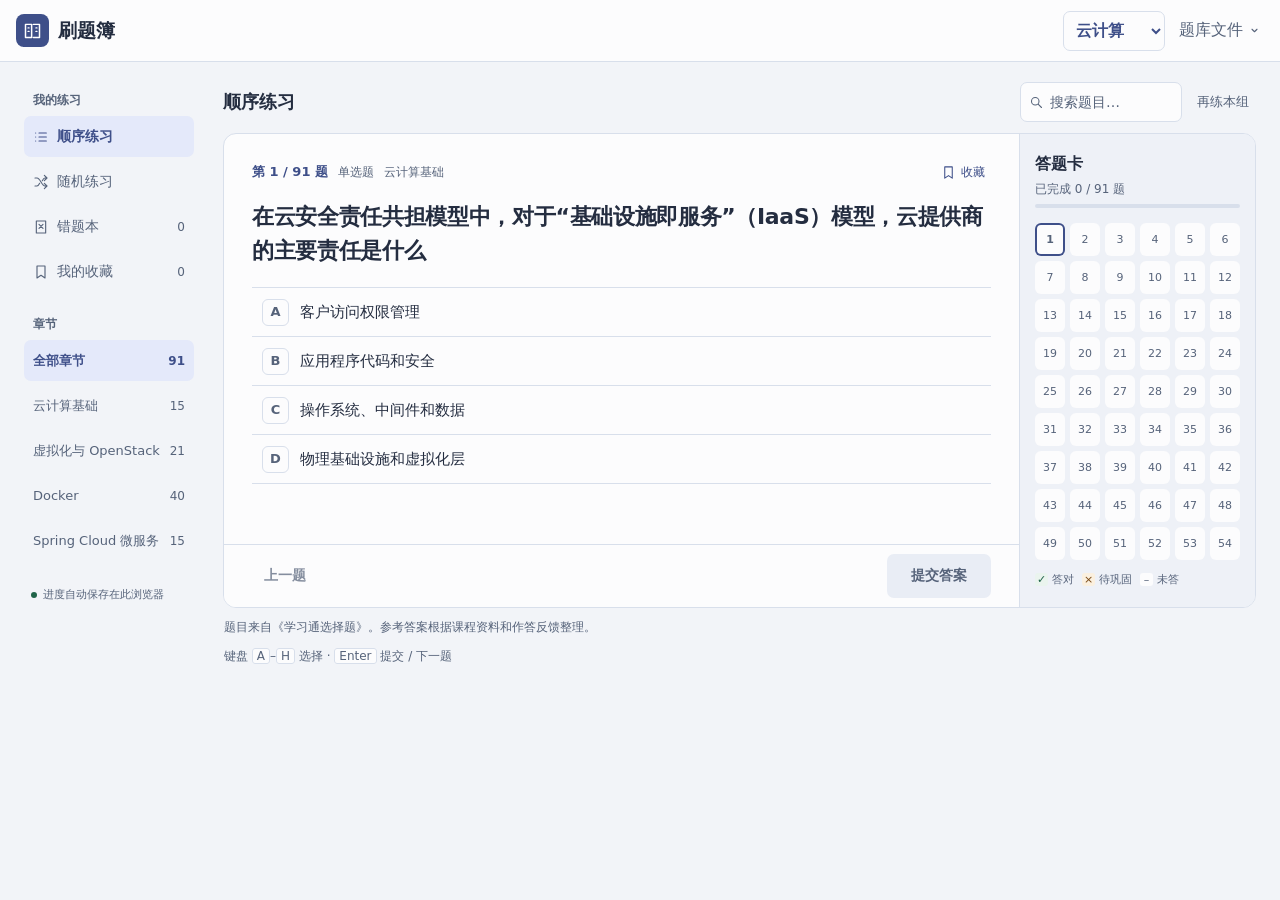
<file: index.html>
<!doctype html>
<html lang="zh-CN">
<head><meta charset="utf-8"><meta name="viewport" content="width=device-width, initial-scale=1, viewport-fit=cover"><meta name="theme-color" content="#f2f4f8"><meta name="description" content="云计算与马原选择题练习，支持答题卡、错题和收藏。"><title>云计算选择题 | 刷题簿</title><link rel="icon" href="./icon.svg"><link rel="manifest" href="./manifest.json"><link rel="stylesheet" href="./style.css"><script src="./app.js" defer></script></head>
<body>
<a href="#questionText" class="skip-link">跳到题目</a>
<header class="topbar">
  <a class="brand" href="./"><span class="brand-mark" aria-hidden="true"><svg viewBox="0 0 24 24"><path d="M4 5h7v15H4zM13 5h7v15h-7M7 9h1M16 9h1M7 13h1M16 13h1"/></svg></span>刷题簿</a>
  <div class="header-actions">
    <select id="bankSelect" aria-label="切换题库">
      <option value="cloud">云计算</option>
      <option value="mayuan">马原</option>
      <option value="imported" hidden>我的题库</option>
    </select>
    <details class="file-menu"><summary>题库文件 <svg viewBox="0 0 24 24" aria-hidden="true"><path d="m8 10 4 4 4-4"/></svg></summary><div class="file-actions"><button id="importBtn">导入题库</button><button id="exportBtn" disabled>导出当前题库</button><p>JSON 格式 · 仅保存在此浏览器</p></div></details>
  </div>
  <input id="importFile" type="file" accept=".json,application/json" hidden>
</header>
<div id="notice" role="status" hidden></div>
<div class="layout">
<aside class="sidebar" aria-label="练习设置"><div class="sidebar-title">我的练习</div><nav class="mode-nav" aria-label="练习方式">
<button data-mode="sequence" class="nav-button active"><svg viewBox="0 0 24 24" aria-hidden="true"><path d="M9 6h11M9 12h11M9 18h11M4 6h.01M4 12h.01M4 18h.01"/></svg>顺序练习</button>
<button data-mode="random" class="nav-button"><svg viewBox="0 0 24 24" aria-hidden="true"><path d="M3 6h3c5 0 7 12 12 12h3m-4-4 4 4-4 4M3 18h3c2 0 3-2 4-4m4-4c1-2 2-4 4-4h3m-4-4 4 4-4 4"/></svg>随机练习</button>
<button data-mode="wrong" class="nav-button"><svg viewBox="0 0 24 24" aria-hidden="true"><path d="M5 3h14v18H5zM9 8l6 6m0-6-6 6"/></svg>错题本 <span id="wrongCount" class="count">0</span></button>
<button data-mode="starred" class="nav-button"><svg viewBox="0 0 24 24" aria-hidden="true"><path d="M6 3h12v18l-6-4-6 4z"/></svg>我的收藏 <span id="starCount" class="count">0</span></button></nav>
<div class="year-section" id="groupFilter"><h2 class="sidebar-title" id="groupLabel">章节</h2><div id="yearList" class="year-list"></div></div>
<div class="sidebar-note"><span class="save-dot"></span><span id="saveStatus">进度自动保存在此浏览器</span></div></aside>
<main class="workspace" id="workspace">
<div class="workspace-tools">
  <h1 id="modeTitle">顺序练习</h1>
  <div class="toolbar">
    <select id="yearSelect" aria-label="章节"><option value="all">全部章节</option></select>
    <div class="type-filter" id="typeFilter" role="group" aria-label="筛选题型"><button data-type="all" class="active">全部题型</button><button data-type="single">单选</button><button data-type="multiple">多选</button></div>
    <label class="search"><svg viewBox="0 0 24 24" aria-hidden="true"><circle cx="10" cy="10" r="6"/><path d="m15 15 5 5"/></svg><input id="searchInput" name="question" type="search" placeholder="搜索题目…" aria-label="搜索题目" autocomplete="off"></label>
    <button id="restartBtn" class="quiet-button" disabled>再练本组</button>
  </div>
</div>
<div class="study-layout" id="studyLayout"><div class="study-column">
<section id="quizPanel" class="quiz-panel" hidden aria-label="答题区域">
<div class="question-meta"><span id="progressText"></span><span id="typeText" class="type-tag"></span><span id="sourceText"></span><button id="starBtn" class="star-button" aria-pressed="false" aria-label="收藏本题"><svg viewBox="0 0 24 24" aria-hidden="true"><path d="M6 3h12v18l-6-4-6 4z"/></svg><span>收藏</span></button></div>
<h2 id="questionText" tabindex="-1"></h2><p id="selectHint" class="select-hint">请选择所有符合题意的选项</p><div id="optionsList" class="options-list" role="group" aria-label="答案选项"></div>
<section id="feedback" class="feedback" tabindex="-1" hidden aria-label="作答结果" aria-live="polite"><strong id="resultText"></strong><p id="answerText"></p><p id="explanationText"></p><p id="questionNote" class="question-note" hidden></p><div id="referenceLinks"></div><small id="answerSource"></small></section>
<div class="quiz-actions"><button id="prevBtn" class="secondary-button">上一题</button><button class="secondary-button sheet-toggle" data-open-sheet aria-haspopup="dialog"><svg viewBox="0 0 24 24" aria-hidden="true"><path d="M4 4h6v6H4zM14 4h6v6h-6zM4 14h6v6H4zM14 14h6v6h-6z"/></svg>答题卡</button><button id="submitBtn" class="primary-button" disabled>提交答案</button><button id="nextBtn" class="primary-button" hidden>下一题</button></div></section>
<section id="emptyPanel" class="empty-panel" aria-live="polite"><h2 id="emptyTitle" tabindex="-1">正在准备题库…</h2><p id="emptyText">请稍候。</p><button id="emptyAction" class="primary-button" hidden>返回全部题目</button><button class="secondary-button sheet-toggle" id="emptySheetBtn" data-open-sheet aria-haspopup="dialog" hidden>查看答题卡</button></section>
</div>
<aside class="answer-sheet" id="answerSheet" aria-labelledby="sheetTitle"><div class="sheet-heading"><h2 id="sheetTitle">答题卡</h2><button class="quiet-button" id="closeSheetBtn" autofocus>关闭</button></div><p id="completionText">尚未开始</p><div class="progress-track" id="sheetProgress" role="progressbar" aria-label="本组作答进度" aria-valuemin="0" aria-valuemax="1" aria-valuenow="0"><span id="progressBar"></span></div><div id="questionGrid" class="question-grid"></div><div class="sheet-legend"><span><i class="correct" aria-hidden="true">✓</i>答对</span><span><i class="wrong" aria-hidden="true">×</i>待巩固</span><span><i aria-hidden="true">–</i>未答</span><span id="ungradedLegend" hidden><i class="ungraded" aria-hidden="true">·</i>不计分</span></div><div class="session-summary" id="sessionSummary" hidden></div></aside>
</div>
<p class="source-note" id="sourceNote"></p><p class="keyboard-note">键盘 <kbd>A</kbd>–<kbd>H</kbd> 选择 · <kbd>Enter</kbd> 提交 / 下一题</p>
</main></div>
<dialog id="sheetDialog" aria-labelledby="sheetTitle"></dialog>
</body></html>
</file>
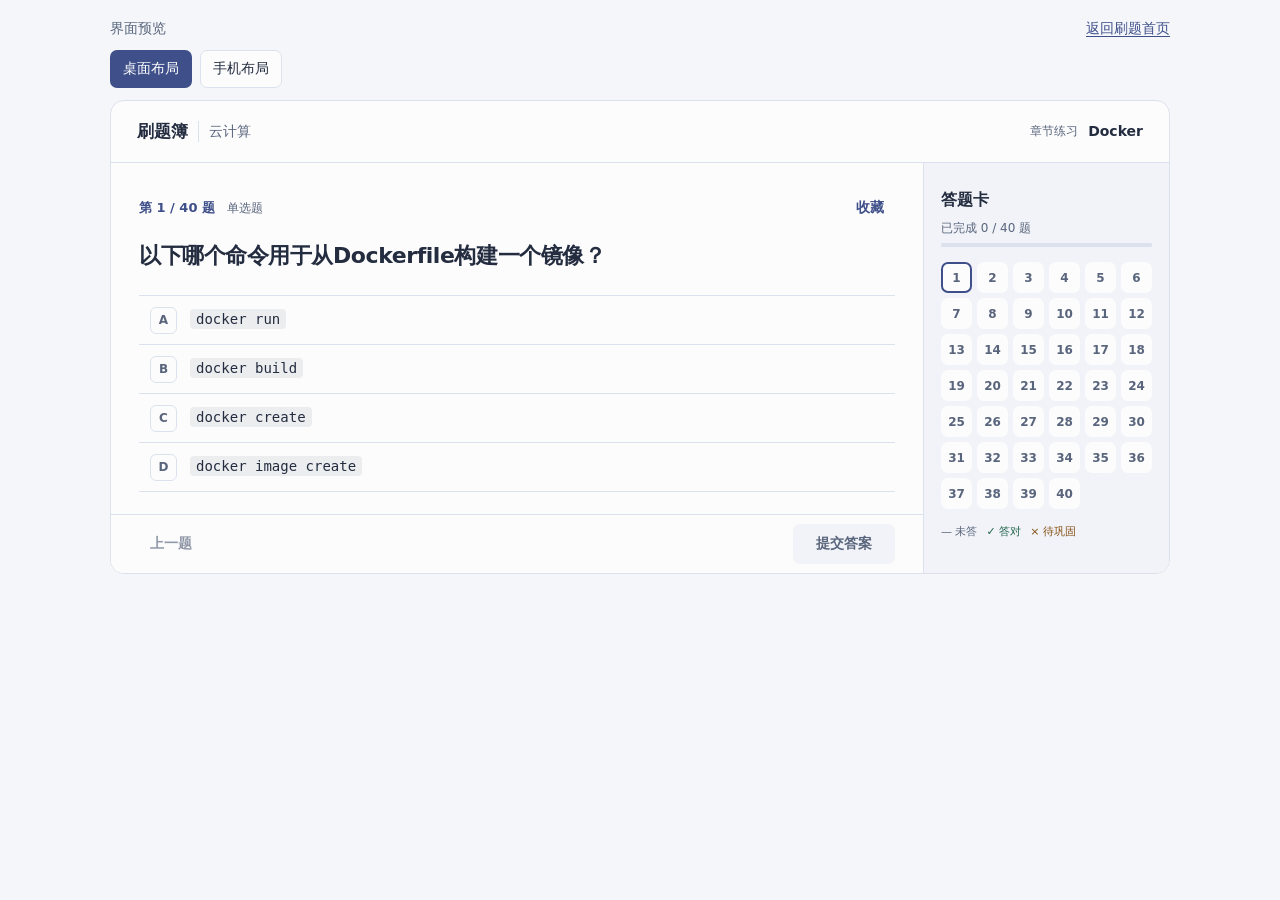
<file: preview/index.html>
<!doctype html>
<html lang="zh-CN">
<head>
<meta charset="utf-8">
<meta name="viewport" content="width=device-width, initial-scale=1, viewport-fit=cover">
<title>刷题簿 · 界面预览</title>
<style>
  :root {
    color-scheme: light dark;
    background: light-dark(#f4f6fa, #181a20);
    color: light-dark(#242d40, #edf0f8);
  }
  *, *::before, *::after { box-sizing: border-box; }
  body { margin: 0; font: 14px/1.55 "Segoe UI", "Microsoft YaHei", "PingFang SC", system-ui, sans-serif; }
  main { max-width: 1092px; margin: 0 auto; padding: 18px 16px; }
  .preview-page-nav { display: flex; align-items: center; justify-content: space-between; gap: 12px; margin-bottom: 10px; }
  .preview-page-nav span { color: light-dark(#59657c, #b1bacc); }
  .preview-page-nav a { color: light-dark(#3e4f89, #b7c6ff); text-underline-offset: .2em; }
  .preview-switch .btn {
    border: 1px solid light-dark(#dce2ed, #414959);
    border-radius: 7px;
    min-height: 38px;
    padding: 6px 12px;
    font: inherit;
    color: inherit;
    background: light-dark(#fcfcfd, #202329);
    cursor: pointer;
  }
  .preview-switch .btn[aria-pressed="true"] {
    border-color: transparent;
    color: light-dark(#fff, #222c4a);
    background: light-dark(#3e4f89, #b7c6ff);
  }
  .cursor-interaction:not(:disabled) { cursor: pointer; }
  :focus-visible { outline: 2px solid light-dark(#3e4f89, #b7c6ff); outline-offset: 2px; }
  @media (max-width: 480px) { main { padding: 10px 10px 16px; } }
</style>
</head>
<body>
<main>
<nav class="preview-page-nav" aria-label="预览导航"><span>界面预览</span><a href="../">返回刷题首页</a></nav>
<div id="quiz-study-preview">
  <div class="preview-switch" role="group" aria-label="预览布局">
    <button class="btn" type="button" data-view="wide" aria-pressed="true">桌面布局</button>
    <button class="btn" type="button" data-view="compact" aria-pressed="false">手机布局</button>
  </div>
  <div class="quiz-screen">
    <header class="quiz-top">
      <div class="quiz-brand"><strong>刷题簿</strong><span>云计算</span></div>
      <div class="quiz-scope"><span>章节练习</span><strong>Docker</strong></div>
    </header>
    <div class="quiz-layout">
      <section class="quiz-work" aria-label="Docker 练习">
        <div class="quiz-body">
          <div class="quiz-meta">
            <span id="quiz-demo-position" class="quiz-position"></span>
            <span class="quiz-type">单选题</span>
            <button class="quiz-plain quiz-star cursor-interaction" type="button" aria-pressed="false"><span>收藏</span></button>
          </div>
          <h2 id="quiz-demo-title"></h2>
          <fieldset class="quiz-options" aria-labelledby="quiz-demo-title"></fieldset>
          <div class="quiz-feedback" aria-live="polite" hidden>
            <strong></strong>
            <span class="quiz-comparison"></span>
            <p></p>
          </div>
        </div>
        <div class="quiz-actions">
          <button class="quiz-plain quiz-prev cursor-interaction" type="button">上一题</button>
          <button class="quiz-plain quiz-open-sheet cursor-interaction" type="button" aria-haspopup="dialog">答题卡</button>
          <button class="quiz-primary cursor-interaction" type="button" disabled>提交答案</button>
        </div>
      </section>
      <aside class="quiz-aside" aria-label="答题卡">
        <h3>答题卡</h3>
        <div class="quiz-sheet"></div>
      </aside>
    </div>
    <dialog class="quiz-dialog" aria-labelledby="quiz-dialog-heading">
      <div class="quiz-dialog-head">
        <h3 id="quiz-dialog-heading">答题卡</h3>
        <button class="quiz-plain quiz-close cursor-interaction" type="button">关闭</button>
      </div>
      <div class="quiz-sheet"></div>
    </dialog>
  </div>
  <template class="quiz-sheet-template">
    <p class="quiz-completed"></p>
    <progress aria-label="章节进度"></progress>
    <div class="quiz-numbers" role="group" aria-label="跳转到题目"></div>
    <div class="quiz-legend"><span>— 未答</span><span class="quiz-good">✓ 答对</span><span class="quiz-revisit">× 待巩固</span></div>
  </template>
  <script type="application/json" class="quiz-demo-data">[{"question":"以下哪个命令用于从Dockerfile构建一个镜像？","options":[{"key":"A","text":"docker run"},{"key":"B","text":"docker build"},{"key":"C","text":"docker create"},{"key":"D","text":"docker image create"}],"answer":["B"],"explanation":"Dockerfile 构建镜像：docker build。"},{"question":"在Dockerfile中，用于指定基础镜像的指令是？","options":[{"key":"A","text":"FROM"},{"key":"B","text":"RUN"},{"key":"C","text":"BASE"},{"key":"D","text":"MAINTAINER"}],"answer":["A"],"explanation":"指定基础镜像：FROM；RUN 是构建时执行命令。"},{"question":"以下哪个命令可以将一个正在运行的容器转换为一个新的镜像？","options":[{"key":"A","text":"docker save"},{"key":"B","text":"docker commit"},{"key":"C","text":"docker export"},{"key":"D","text":"docker create image"}],"answer":["B"],"explanation":"从容器创建新镜像：docker commit；不包含挂载卷的数据。"},{"question":"哪个命令能够将一个镜像导出为tar归档文件？","options":[{"key":"A","text":"docker commit"},{"key":"B","text":"docker load"},{"key":"C","text":"docker export"},{"key":"D","text":"docker save"}],"answer":["D"],"explanation":"镜像导出 tar：docker save；load 负责加载。"},{"question":"要实现容器与宿主机之间的端口映射，例如将容器的80端口映射到宿主机的8080端口，应该使用哪个参数？","options":[{"key":"A","text":"-p 8080:80"},{"key":"B","text":"-p 80:8080"},{"key":"C","text":"-v 80:8080"},{"key":"D","text":"--expose 80:8080"}],"answer":["A"],"explanation":"容器 80 映射宿主机 8080：-p 8080:80，外部在左。"},{"question":"以下哪种方式是实现容器数据持久化的最佳实践？","options":[{"key":"A","text":"将数据直接写入容器的可写层。"},{"key":"B","text":"使用Docker Volume（数据卷）。"},{"key":"C","text":"使用docker commit命令定期提交容器。"},{"key":"D","text":"将数据写入容器内的/tmp目录。"}],"answer":["B"],"explanation":"数据持久化：使用 Docker Volume。"},{"question":"docker run -it ubuntu /bin/bash命令中的 -it参数组合通常表示什么？","options":[{"key":"A","text":"在容器中分配一个伪终端并保持STDIN打开，以便进行交互。"},{"key":"B","text":"立即终止容器运行。"},{"key":"C","text":"在容器内启动一个后台进程。"},{"key":"D","text":"忽略所有信号。"}],"answer":["A"],"explanation":"-it：保持标准输入开放并分配伪终端，便于交互。"},{"question":"关于Docker Compose的描述，哪项是正确的？","options":[{"key":"A","text":"它是一个用于编排单个容器的命令行工具。"},{"key":"B","text":"它使用YAML文件来定义和运行多容器的Docker应用。"},{"key":"C","text":"它主要用于监控Docker容器的性能。"},{"key":"D","text":"它是Docker Swarm的替代品，用于集群管理。"}],"answer":["B"],"explanation":"Compose 定义什么：用 YAML 定义和运行多容器应用。"},{"question":"以下关于Docker容器与虚拟机相比的优势，描述最准确的是？","options":[{"key":"A","text":"容器提供了更强的硬件隔离性"},{"key":"B","text":"容器直接运行在宿主机内核上，启动更快、资源开销更小"},{"key":"C","text":"容器内置了完整的操作系统，功能更全面。"},{"key":"D","text":"容器不需要考虑依赖库的问题。"}],"answer":["B"],"explanation":"容器相对 VM 的优势：共享宿主机内核，通常启动快、资源开销小。"},{"question":"以下哪个命令可以用来查看本地已有的 Docker 镜像？（ ）","options":[{"key":"A","text":"docker run"},{"key":"B","text":"docker images"},{"key":"C","text":"docker ps"},{"key":"D","text":"docker pull"}],"answer":["B"],"explanation":"看本地镜像：docker images；ps 看容器。"},{"question":"命令docker run -d -p 8080:80 nginx中，-d参数的作用是？","options":[{"key":"A","text":"绑定端口映射"},{"key":"B","text":"以交互模式运行容器"},{"key":"C","text":"以守护进程（后台）模式运行容器"},{"key":"D","text":"自动删除停止后的容器"}],"answer":["C"],"explanation":"-d：后台运行，不是自动删除。"},{"question":"若要删除本地一个未被使用的 Docker 镜像，应使用哪个命令？","options":[{"key":"A","text":"docker rmi \u003c镜像ID/名称>"},{"key":"B","text":"docker rm \u003c镜像ID/名称>"},{"key":"C","text":"docker remove \u003c镜像ID/名称>"},{"key":"D","text":"docker delete \u003c镜像ID/名称>"}],"answer":["A"],"explanation":"删未使用镜像：docker rmi；rm 删容器。"},{"question":"以下哪个命令能创建一个可供多个容器共享的 Docker 数据卷？","options":[{"key":"A","text":"docker volume create myvolume"},{"key":"B","text":"docker mount create myvolume"},{"key":"C","text":"docker volume add myvolume"},{"key":"D","text":"docker create volume myvolume"}],"answer":["A"],"explanation":"创建数据卷：docker volume create myvolume。"},{"question":"在 Docker 网络模式中，哪种模式下容器可以直接使用宿主机的网络栈，与宿主机共享 IP 地址？（","options":[{"key":"A","text":"bridge 模式"},{"key":"B","text":"host 模式"},{"key":"C","text":"none 模式"},{"key":"D","text":"container 模式"}],"answer":["B"],"explanation":"共用宿主机网络栈：host 模式。"},{"question":"若要查看 Docker 容器挂载的数据卷详情，应使用哪个命令","options":[{"key":"A","text":"docker volume inspect \u003c卷名>"},{"key":"B","text":"docker inspect volume \u003c卷名>"},{"key":"C","text":"docker volume view \u003c卷名>"},{"key":"D","text":"docker show volume \u003c卷名>"}],"answer":["A"],"explanation":"查看卷详情：docker volume inspect 卷名；容器全部挂载看 docker inspect 容器名。"},{"question":"命令docker run -v /host/path:/container/path nginx中，-v参数的作用是","options":[{"key":"A","text":"限制容器使用的 CPU 资源"},{"key":"B","text":"挂载宿主机目录到容器内"},{"key":"C","text":"为容器分配固定 IP 地址"},{"key":"D","text":"设置容器的环境变量"}],"answer":["B"],"explanation":"-v /host:/container：把宿主机目录挂到容器内。"},{"question":"在 Docker Compose 配置文件中，哪个关键字用于定义服务依赖关系，确保服务按顺序启动？","options":[{"key":"A","text":"depends_on"},{"key":"B","text":"links"},{"key":"C","text":"order"},{"key":"D","text":"sequence"}],"answer":["A"],"explanation":"Compose 服务启动依赖：depends_on；普通写法不保证应用已经就绪。"},{"question":"以下关于 Docker 镜像和容器的关系，说法正确的是？","options":[{"key":"A","text":"一个镜像只能创建一个容器"},{"key":"B","text":"容器是镜像的只读副本"},{"key":"C","text":"镜像是容器的运行时实例"},{"key":"D","text":"容器是镜像的可写层，基于镜像启动"}],"answer":["D"],"explanation":"镜像与容器的关系：D 是选项中最接近者；准确说容器基于只读镜像层并增加可写层，不只是那一层。"},{"question":"以下哪个命令可以从 Docker Hub 拉取一个名为ubuntu的镜像？","options":[{"key":"A","text":"docker get ubuntu"},{"key":"B","text":"docker pull ubuntu"},{"key":"C","text":"docker fetch ubuntu"},{"key":"D","text":"docker download ubuntu"}],"answer":["B"],"explanation":"拉 ubuntu 镜像：docker pull ubuntu。"},{"question":"以下哪种情况会导致docker run命令创建新容器失败？","options":[{"key":"A","text":"本地不存在指定镜像，但远程仓库存在"},{"key":"B","text":"容器名称与已存在的容器重复"},{"key":"C","text":"宿主机有足够的 CPU 资源"},{"key":"D","text":"未指定端口映射"}],"answer":["B"],"explanation":"run 创建失败的情况：与现有容器同名会冲突；已停止的容器也占名字。"},{"question":"Docker 是什么？","options":[{"key":"A","text":"一种关系型数据库管理系统"},{"key":"B","text":"一种容器化平台"},{"key":"C","text":"一种编程语言"},{"key":"D","text":"一种网络路由协议"}],"answer":["B"],"explanation":"Docker 是什么：容器化平台。"},{"question":"Docker 镜像（Image）与容器（Container）的关系是什么？","options":[{"key":"A","text":"镜像是容器运行所依据的模板"},{"key":"B","text":"容器是镜像的压缩文件"},{"key":"C","text":"镜像和容器完全相同"},{"key":"D","text":"容器只能用于创建镜像，不能运行应用"}],"answer":["A"],"explanation":"镜像和容器关系：镜像是容器运行依据的模板。"},{"question":"Docker Hub 的主要作用是什么？","options":[{"key":"A","text":"编译 Linux 内核"},{"key":"B","text":"运行本地容器的唯一工具"},{"key":"C","text":"提供镜像托管、分发等服务"},{"key":"D","text":"自动替代所有 Dockerfile"}],"answer":["C"],"explanation":"Docker Hub：镜像托管和分发，不替代 Dockerfile。"},{"question":"执行 docker ps -a 的作用是什么？","options":[{"key":"A","text":"查看所有本地镜像"},{"key":"B","text":"查看所有容器，包括已停止的容器"},{"key":"C","text":"删除所有容器"},{"key":"D","text":"查看 Docker 网络"}],"answer":["B"],"explanation":"docker ps -a：所有容器，包括已停止的。"},{"question":"以下哪个命令可以将容器的 80 端口映射到宿主机的 8080 端口？","options":[{"key":"A","text":"docker run -v 8080:80 nginx"},{"key":"B","text":"docker run --network 8080:80 nginx"},{"key":"C","text":"docker run -p 8080:80 nginx"},{"key":"D","text":"docker run --name 8080:80 nginx"}],"answer":["C"],"explanation":"80 映射到 8080：docker run -p 8080:80 nginx。"},{"question":"以下哪个命令用于将本地镜像推送到镜像仓库？","options":[{"key":"A","text":"docker pull"},{"key":"B","text":"docker push"},{"key":"C","text":"docker exec"},{"key":"D","text":"docker pause"}],"answer":["B"],"explanation":"推送镜像：docker push；pull 是拉取。"},{"question":"Dockerfile 的主要作用是什么？","options":[{"key":"A","text":"定义构建 Docker 镜像所需的指令"},{"key":"B","text":"保存容器运行时的全部日志"},{"key":"C","text":"管理宿主机用户密码"},{"key":"D","text":"直接替代 Docker daemon"}],"answer":["A"],"explanation":"Dockerfile 的用途：定义构建镜像的指令。"},{"question":"Dockerfile 中，WORKDIR /app 的作用是什么？","options":[{"key":"A","text":"删除 /app 目录"},{"key":"B","text":"将宿主机的 /app 自动挂载进容器"},{"key":"C","text":"设置后续相关指令的工作目录"},{"key":"D","text":"将镜像推送到仓库"}],"answer":["C"],"explanation":"WORKDIR /app：设置后续相关指令工作目录，不是宿主机挂载。"},{"question":"Docker Volume（数据卷）的主要作用是什么？","options":[{"key":"A","text":"自动压缩 Docker 镜像"},{"key":"B","text":"持久化存储数据，并支持容器之间共享数据"},{"key":"C","text":"自动升级宿主机操作系统"},{"key":"D","text":"替代 Docker 网络"}],"answer":["B"],"explanation":"Volume 的用途：持久化并支持容器共享数据。"},{"question":"删除容器后，默认情况下，Docker 管理的数据卷通常会怎样？","options":[{"key":"A","text":"一定会被立即删除"},{"key":"B","text":"一定会被转换成镜像"},{"key":"C","text":"通常仍然保留，除非被显式删除或使用了相应的自动清理选项"},{"key":"D","text":"自动上传到 Docker Hub"}],"answer":["C"],"explanation":"删容器后卷怎样：通常保留，显式删除或相应清理选项另论。"},{"question":"Docker Compose 的主要用途是什么？","options":[{"key":"A","text":"定义和管理由多个服务组成的应用"},{"key":"B","text":"只用于编译 Linux 内核"},{"key":"C","text":"只用于删除 Docker 镜像"},{"key":"D","text":"只能管理一个容器，不能定义多个服务"}],"answer":["A"],"explanation":"Compose 的用途：定义和管理多个服务组成的应用。"},{"question":"如果希望容器删除后，数据库数据仍然能够保留，最合适的做法是什么？","options":[{"key":"A","text":"只使用 docker logs 保存数据"},{"key":"B","text":"只使用 docker stop 停止容器"},{"key":"C","text":"将数据库数据仅保存在容器可写层中"},{"key":"D","text":"将数据库数据存储在持久化数据卷或合适的持久化存储中"}],"answer":["D"],"explanation":"重建容器仍保留数据库：把数据库存进持久化卷或合适的持久存储。"},{"question":"以下哪个命令通常用于根据 Compose 配置创建并启动服务？","options":[{"key":"A","text":"docker images up"},{"key":"B","text":"docker compose up -d"},{"key":"C","text":"docker network build"},{"key":"D","text":"docker volume start"}],"answer":["B"],"explanation":"Compose 创建启动：docker compose up -d。"},{"question":"Docker 的默认桥接网络通常叫什么？","options":[{"key":"A","text":"host"},{"key":"B","text":"none"},{"key":"C","text":"bridge"},{"key":"D","text":"overlay"}],"answer":["C"],"explanation":"默认桥接网络名：bridge；docker0 是常见宿主机网桥接口。"},{"question":"Dockerfile 中的 EXPOSE 8080 主要表示什么？","options":[{"key":"A","text":"声明容器应用预期使用的端口，不会单独完成宿主机端口发布"},{"key":"B","text":"自动将宿主机的 8080 端口映射到容器"},{"key":"C","text":"自动开放宿主机所有端口"},{"key":"D","text":"启动容器内的防火墙"}],"answer":["A"],"explanation":"EXPOSE 8080：声明端口，不单独完成宿主机发布。"},{"question":"Linux 宿主机上，Docker 默认 bridge 网络通常对应的网桥接口是（ ）","options":[{"key":"A","text":"docker0"},{"key":"B","text":"eth1"},{"key":"C","text":"lo"},{"key":"D","text":"wlan0"}],"answer":["A"],"explanation":"默认 bridge 网桥接口：Linux 上通常是 docker0。"},{"question":"两个容器连接到同一个用户自定义 bridge 网络后，通常可以通过什么方式访问对方？（ ）","options":[{"key":"A","text":"只能使用公网 IP"},{"key":"B","text":"通过容器名称进行解析和访问"},{"key":"C","text":"必须通过 Docker Hub"},{"key":"D","text":"必须重新构建镜像"}],"answer":["B"],"explanation":"同一自定义 bridge 互通：可通过容器名解析访问。"},{"question":"当宿主机某个端口已经被占用时，再尝试将其他容器发布到相同宿主机 IP、端口及协议组合，通常会（ ）","options":[{"key":"A","text":"自动覆盖已有容器"},{"key":"B","text":"出现端口绑定冲突"},{"key":"C","text":"自动删除原有容器"},{"key":"D","text":"自动修改 Dockerfile"}],"answer":["B"],"explanation":"相同宿主机 IP 端口协议被占：端口绑定冲突，不会自动覆盖或换端口。"},{"question":"在生产环境中，为提高 Docker 容器网络安全性，以下哪种做法更合理？（ ）","options":[{"key":"A","text":"使用独立网络隔离不同业务，并仅发布必要端口"},{"key":"B","text":"将所有容器连接到 host 网络"},{"key":"C","text":"将所有容器端口公开到互联网"},{"key":"D","text":"关闭所有网络访问控制"}],"answer":["A"],"explanation":"合理网络安全做法：独立网络隔离业务，仅发布必要端口。"},{"question":"Docker 中，容器重建后其 IP 地址可能发生变化，因此通常建议（ ）","options":[{"key":"A","text":"始终使用固定 IP，不使用名称"},{"key":"B","text":"优先使用容器名称或服务名称进行通信"},{"key":"C","text":"通过容器 ID 直接代替 IP 进行 TCP 连接"},{"key":"D","text":"禁止所有容器间通信"}],"answer":["B"],"explanation":"重建后 IP 可能变：优先用容器名或服务名通信。"}]</script>
</div>
<style>
  #quiz-study-preview {
    container-type: inline-size;
    --quiz-bg: light-dark(#fcfcfd, #202329);
    --quiz-side: light-dark(#f1f3f8, #272c35);
    --quiz-ink: light-dark(#242d40, #edf0f8);
    --quiz-muted: light-dark(#59657c, #b1bacc);
    --quiz-rule: light-dark(#dce2ed, #414959);
    --quiz-accent: light-dark(#3e4f89, #b7c6ff);
    --quiz-on-accent: light-dark(#fff, #222c4a);
    --quiz-selected: light-dark(#edf1ff, #303b58);
    --quiz-success: light-dark(#206449, #9bdbb6);
    --quiz-success-bg: light-dark(#eaf4ee, #253b32);
    --quiz-wrong: light-dark(#865014, #f4c58b);
    --quiz-wrong-bg: light-dark(#fbf0df, #473623);
    font-family: "Segoe UI", "Microsoft YaHei", "PingFang SC", system-ui, sans-serif;
  }
  #quiz-study-preview [hidden] { display: none !important; }
  #quiz-study-preview .preview-switch { display: flex; gap: 8px; margin-bottom: 12px; }
  #quiz-study-preview .quiz-screen {
    border: 1px solid var(--quiz-rule);
    border-radius: 14px;
    background: var(--quiz-bg);
    color: var(--quiz-ink);
    overflow: clip;
    font-size: 14px;
    line-height: 1.55;
    text-autospace: ideograph-alpha ideograph-numeric;
  }
  #quiz-study-preview .quiz-top {
    display: flex;
    align-items: center;
    justify-content: space-between;
    flex-wrap: wrap;
    gap: 6px 14px;
    min-height: 62px;
    padding: 10px 26px;
    border-bottom: 1px solid var(--quiz-rule);
  }
  #quiz-study-preview .quiz-brand, #quiz-study-preview .quiz-scope {
    display: flex;
    align-items: center;
    gap: 10px;
  }
  #quiz-study-preview .quiz-brand strong { font-size: 17px; }
  #quiz-study-preview .quiz-brand svg { width: 19px; height: 19px; color: var(--quiz-accent); }
  #quiz-study-preview .quiz-brand span { color: var(--quiz-muted); border-left: 1px solid var(--quiz-rule); padding-left: 10px; }
  #quiz-study-preview .quiz-scope { color: var(--quiz-muted); font-size: 12px; }
  #quiz-study-preview .quiz-scope strong { color: var(--quiz-ink); font-size: 14px; }
  #quiz-study-preview .quiz-layout {
    display: grid;
    grid-template-columns: minmax(0, 1fr) 246px;
    align-items: stretch;
  }
  #quiz-study-preview .quiz-work { display: flex; flex-direction: column; min-width: 0; }
  #quiz-study-preview .quiz-body { padding: 25px 28px 22px; flex: 1; }
  #quiz-study-preview .quiz-meta { display: flex; flex-wrap: wrap; align-items: center; gap: 8px 12px; }
  #quiz-study-preview .quiz-position { font-size: 13px; font-weight: 650; font-variant-numeric: tabular-nums; color: var(--quiz-accent); }
  #quiz-study-preview .quiz-type { color: var(--quiz-muted); font-size: 12px; }
  #quiz-study-preview .quiz-star { margin-left: auto; }
  #quiz-study-preview .quiz-star[aria-pressed="true"] { color: var(--quiz-accent); background: var(--quiz-selected); }
  #quiz-study-preview .quiz-star[aria-pressed="true"] svg { fill: var(--quiz-accent); }
  #quiz-study-preview h2 {
    max-width: 34em;
    margin: 11px 0 22px;
    font-size: 22px;
    font-weight: 680;
    line-height: 1.55;
    letter-spacing: -.02em;
    text-wrap: pretty;
    overflow-wrap: anywhere;
  }
  #quiz-study-preview .quiz-options { padding: 0; margin: 0; min-width: 0; border: 0; border-top: 1px solid var(--quiz-rule); }
  #quiz-study-preview .quiz-option {
    position: relative;
    display: grid;
    grid-template-columns: 28px minmax(0, 1fr) auto;
    align-items: center;
    gap: 12px;
    min-height: 49px;
    padding: 9px 11px;
    border-bottom: 1px solid var(--quiz-rule);
  }
  #quiz-study-preview .quiz-option input { position: absolute; margin: 0; width: 1px; height: 1px; opacity: 0; }
  #quiz-study-preview .quiz-option:has(input:focus-visible) { outline: 2px solid var(--quiz-accent); outline-offset: -2px; }
  #quiz-study-preview .quiz-option:has(input:not(:disabled)):hover,
  #quiz-study-preview .quiz-option:not([data-status]):has(input:checked) { background: var(--quiz-selected); }
  #quiz-study-preview .quiz-option[data-status="correct"] { background: var(--quiz-success-bg); }
  #quiz-study-preview .quiz-option[data-status="incorrect"] { background: var(--quiz-wrong-bg); }
  #quiz-study-preview .quiz-key {
    display: grid;
    place-items: center;
    height: 27px;
    width: 27px;
    border: 1px solid var(--quiz-rule);
    border-radius: 6px;
    color: var(--quiz-muted);
    font-weight: 650;
    font-size: 12px;
  }
  #quiz-study-preview .quiz-option:has(input:checked) .quiz-key {
    background: var(--quiz-accent);
    color: var(--quiz-on-accent);
    border-color: var(--quiz-accent);
  }
  #quiz-study-preview .quiz-option-text { overflow-wrap: anywhere; }
  #quiz-study-preview .quiz-option-text code {
    padding: 2px 6px;
    border-radius: 4px;
    color: var(--quiz-ink);
    background: color-mix(in srgb, var(--quiz-ink) 7%, transparent);
  }
  #quiz-study-preview .quiz-option-mark { font-size: 11px; font-weight: 650; }
  #quiz-study-preview .quiz-good { color: var(--quiz-success); }
  #quiz-study-preview .quiz-revisit { color: var(--quiz-wrong); }
  #quiz-study-preview .quiz-feedback { margin-top: 17px; padding: 13px 12px; background: var(--quiz-success-bg); border-radius: 8px; }
  #quiz-study-preview .quiz-feedback[data-status="incorrect"] { background: var(--quiz-wrong-bg); }
  #quiz-study-preview .quiz-feedback strong { display: inline-block; margin-right: 8px; }
  #quiz-study-preview .quiz-feedback p { margin: 4px 0 0; overflow-wrap: anywhere; }
  #quiz-study-preview .quiz-comparison { color: var(--quiz-muted); font-size: 12px; }
  #quiz-study-preview .quiz-actions {
    position: sticky;
    bottom: 0;
    display: flex;
    justify-content: space-between;
    align-items: center;
    flex-wrap: wrap;
    gap: 4px;
    padding: 9px 28px calc(9px + env(safe-area-inset-bottom, 0px));
    background: var(--quiz-bg);
    border-top: 1px solid var(--quiz-rule);
  }
  #quiz-study-preview .quiz-plain, #quiz-study-preview .quiz-primary, #quiz-study-preview .quiz-numbers button {
    display: inline-flex;
    align-items: center;
    justify-content: center;
    gap: 5px;
    min-height: 40px;
    border-radius: 7px;
    border: 0;
    padding: 7px 11px;
    font: inherit;
    font-weight: 600;
    color: var(--quiz-accent);
    background: transparent;
  }
  #quiz-study-preview .quiz-plain:hover:not(:disabled) { background: var(--quiz-selected); }
  #quiz-study-preview .quiz-primary { min-width: 102px; background: var(--quiz-accent); color: var(--quiz-on-accent); }
  #quiz-study-preview .quiz-primary:hover:not(:disabled) { background: color-mix(in srgb, var(--quiz-accent) 86%, var(--quiz-ink)); }
  #quiz-study-preview .quiz-primary:disabled { color: var(--quiz-muted); background: var(--quiz-side); }
  #quiz-study-preview .quiz-plain:disabled { color: var(--quiz-muted); opacity: .66; }
  #quiz-study-preview .quiz-plain:focus-visible, #quiz-study-preview .quiz-primary:focus-visible,
  #quiz-study-preview .quiz-numbers button:focus-visible { outline: 2px solid var(--quiz-accent); outline-offset: 2px; }
  #quiz-study-preview .quiz-plain svg { width: 15px; height: 15px; }
  #quiz-study-preview .quiz-open-sheet { display: none; }
  #quiz-study-preview .quiz-aside { padding: 25px 17px; border-left: 1px solid var(--quiz-rule); background: var(--quiz-side); }
  #quiz-study-preview h3 { margin: 0; font-size: 16px; font-weight: 680; }
  #quiz-study-preview .quiz-completed { margin: 6px 0 6px; color: var(--quiz-muted); font-size: 12px; font-variant-numeric: tabular-nums; }
  #quiz-study-preview progress { display: block; width: 100%; height: 4px; appearance: none; border: 0; border-radius: 4px; background: var(--quiz-rule); }
  #quiz-study-preview progress::-webkit-progress-bar { background: var(--quiz-rule); border-radius: 4px; }
  #quiz-study-preview progress::-webkit-progress-value { background: var(--quiz-accent); border-radius: 4px; }
  #quiz-study-preview progress::-moz-progress-bar { background: var(--quiz-accent); border-radius: 4px; }
  #quiz-study-preview .quiz-numbers { display: grid; grid-template-columns: repeat(6, minmax(0, 1fr)); gap: 5px; margin-top: 15px; }
  #quiz-study-preview .quiz-numbers button {
    position: relative;
    padding: 0;
    min-height: 31px;
    font-size: 12px;
    font-variant-numeric: tabular-nums;
    color: var(--quiz-muted);
    background: var(--quiz-bg);
  }
  #quiz-study-preview .quiz-numbers button:hover { background: var(--quiz-selected); }
  #quiz-study-preview .quiz-numbers [data-status="correct"] { color: var(--quiz-success); background: var(--quiz-success-bg); }
  #quiz-study-preview .quiz-numbers [data-status="incorrect"] { color: var(--quiz-wrong); background: var(--quiz-wrong-bg); }
  #quiz-study-preview .quiz-numbers [data-status="correct"]::after,
  #quiz-study-preview .quiz-numbers [data-status="incorrect"]::after {
    position: absolute;
    inset: 1px 3px auto auto;
    font-size: 9px;
    line-height: 1;
  }
  #quiz-study-preview .quiz-numbers [data-status="correct"]::after { content: "✓"; }
  #quiz-study-preview .quiz-numbers [data-status="incorrect"]::after { content: "×"; }
  #quiz-study-preview .quiz-numbers [aria-current="step"] { box-shadow: inset 0 0 0 2px var(--quiz-accent); font-weight: 750; }
  #quiz-study-preview .quiz-legend { display: flex; flex-wrap: wrap; gap: 4px 9px; margin-top: 14px; color: var(--quiz-muted); font-size: 11px; }
  #quiz-study-preview .quiz-dialog { width: min(94%, 380px); margin: auto; padding: 18px; border: 1px solid var(--quiz-rule); border-radius: 12px; color: var(--quiz-ink); background: var(--quiz-side); }
  #quiz-study-preview .quiz-dialog::backdrop { background: color-mix(in srgb, var(--quiz-ink) 38%, transparent); }
  #quiz-study-preview .quiz-dialog-head { display: flex; align-items: center; justify-content: space-between; }
  #quiz-study-preview .quiz-dialog .quiz-numbers button, #quiz-study-preview .quiz-close { min-height: 44px; }
  #quiz-study-preview .quiz-close { min-width: 44px; }
  #quiz-study-preview[data-view="compact"] .quiz-screen { max-width: 392px; margin-inline: auto; }
  #quiz-study-preview[data-view="compact"] .quiz-layout { grid-template-columns: minmax(0, 1fr); }
  #quiz-study-preview[data-view="compact"] .quiz-aside { display: none; }
  #quiz-study-preview[data-view="compact"] .quiz-open-sheet { display: inline-flex; }
  #quiz-study-preview[data-view="compact"] .quiz-top { padding-inline: 15px; min-height: 52px; }
  #quiz-study-preview[data-view="compact"] .quiz-body { padding: 11px 15px 20px; }
  #quiz-study-preview[data-view="compact"] .quiz-actions { padding-inline: 9px; }
  #quiz-study-preview[data-view="compact"] .quiz-actions button { min-height: 44px; }
  #quiz-study-preview[data-view="compact"] h2 { font-size: 19px; margin: 7px 0 18px; }
  @container (width < 620px) {
    #quiz-study-preview .preview-switch { display: none; }
    #quiz-study-preview .quiz-layout { grid-template-columns: minmax(0, 1fr); }
    #quiz-study-preview .quiz-aside { display: none; }
    #quiz-study-preview .quiz-open-sheet { display: inline-flex; }
    #quiz-study-preview .quiz-top { padding-inline: 15px; min-height: 52px; }
    #quiz-study-preview .quiz-body { padding: 11px 15px 20px; }
    #quiz-study-preview .quiz-actions { padding-inline: 9px; }
    #quiz-study-preview .quiz-actions button { min-height: 44px; }
    #quiz-study-preview h2 { font-size: 19px; margin: 7px 0 18px; }
  }
  @container (width < 420px) {
    #quiz-study-preview .quiz-dialog { width: 96%; padding: 12px; }
    #quiz-study-preview .quiz-dialog .quiz-numbers { grid-template-columns: repeat(5, minmax(0, 1fr)); gap: 4px; }
  }
  @media (pointer: coarse) {
    #quiz-study-preview .quiz-plain, #quiz-study-preview .quiz-primary,
    #quiz-study-preview .quiz-numbers button { min-height: 44px; }
  }
</style>
<script>
  (() => {
    const root = document.getElementById("quiz-study-preview");
    const find = selector => root.querySelector(selector);
    const questions = JSON.parse(find(".quiz-demo-data").textContent);
    const options = find(".quiz-options");
    const feedback = find(".quiz-feedback");
    const primary = find(".quiz-primary");
    const previous = find(".quiz-prev");
    const dialog = find(".quiz-dialog");
    const bookmark = find(".quiz-star");
    const selections = new Map();
    const results = new Map();
    const bookmarks = new Set();
    let index = 0;

    root.querySelectorAll(".quiz-sheet").forEach(sheet => {
      sheet.append(find(".quiz-sheet-template").content.cloneNode(true));
      sheet.querySelector("progress").max = questions.length;
      const grid = sheet.querySelector(".quiz-numbers");
      questions.forEach((question, number) => {
        const button = document.createElement("button");
        button.type = "button";
        button.className = "cursor-interaction";
        button.textContent = number + 1;
        button.addEventListener("click", () => {
          if (dialog.open) dialog.close();
          index = number;
          render();
        });
        grid.append(button);
      });
    });

    function renderSheet() {
      root.querySelectorAll(".quiz-sheet").forEach(sheet => {
        sheet.querySelector(".quiz-completed").textContent = "已完成 " + results.size + " / " + questions.length + " 题";
        sheet.querySelector("progress").value = results.size;
        Array.from(sheet.querySelector(".quiz-numbers").children).forEach((button, number) => {
          const result = results.get(number);
          const status = result === undefined ? "未答" : result ? "答对" : "待巩固";
          button.setAttribute("aria-label", "第 " + (number + 1) + " 题，" + status);
          button.dataset.status = result === undefined ? "" : result ? "correct" : "incorrect";
          if (number === index) button.setAttribute("aria-current", "step");
          else button.removeAttribute("aria-current");
        });
      });
    }

    function render() {
      const question = questions[index];
      const selected = selections.get(index);
      const answered = results.has(index);
      find(".quiz-position").textContent = "第 " + (index + 1) + " / " + questions.length + " 题";
      find("#quiz-demo-title").textContent = question.question;
      bookmark.setAttribute("aria-pressed", String(bookmarks.has(index)));
      bookmark.querySelector("span").textContent = bookmarks.has(index) ? "已收藏" : "收藏";
      options.replaceChildren(...question.options.map(option => {
        const choice = document.createElement("label");
        choice.className = "quiz-option cursor-interaction";
        const input = document.createElement("input");
        input.type = "radio";
        input.name = "quiz-demo-choice";
        input.value = option.key;
        input.checked = selected === option.key;
        input.disabled = answered;
        const key = document.createElement("span");
        key.className = "quiz-key";
        key.textContent = option.key;
        const text = document.createElement("span");
        text.className = "quiz-option-text";
        text.textContent = option.text;
        if (/^docker |^(FROM|RUN|BASE|MAINTAINER|CMD|ENTRYPOINT|COPY|ADD|WORKDIR|EXPOSE)$/i.test(option.text)) {
          const code = document.createElement("code");
          code.textContent = option.text;
          text.replaceChildren(code);
        }
        choice.append(input, key, text);
        if (answered && (option.key === selected || option.key === question.answer[0])) {
          const correct = option.key === question.answer[0];
          choice.dataset.status = correct ? "correct" : "incorrect";
          const mark = document.createElement("span");
          mark.className = "quiz-option-mark " + (correct ? "quiz-good" : "quiz-revisit");
          mark.textContent = correct ? "参考答案" : "你的选择";
          choice.append(mark);
        }
        return choice;
      }));
      feedback.hidden = !answered;
      if (answered) {
        const correct = results.get(index);
        feedback.dataset.status = correct ? "correct" : "incorrect";
        feedback.querySelector("strong").className = correct ? "quiz-good" : "quiz-revisit";
        feedback.querySelector("strong").textContent = correct ? "回答正确" : "待巩固";
        feedback.querySelector(".quiz-comparison").textContent = "你的选择 " + selected + "  ·  参考答案 " + question.answer[0];
        feedback.querySelector("p").textContent = question.explanation;
      }
      previous.disabled = index === 0;
      primary.textContent = answered ? index < questions.length - 1 ? "下一题" : "查看答题卡" : "提交答案";
      primary.disabled = !answered && !selected;
      renderSheet();
    }

    options.addEventListener("change", event => {
      selections.set(index, event.target.value);
      primary.disabled = false;
    });
    primary.addEventListener("click", () => {
      if (!results.has(index)) results.set(index, questions[index].answer[0] === selections.get(index));
      else if (index < questions.length - 1) index++;
      else {
        dialog.showModal();
        return;
      }
      render();
    });
    previous.addEventListener("click", () => { index--; render(); });
    bookmark.addEventListener("click", () => {
      if (bookmarks.has(index)) bookmarks.delete(index);
      else bookmarks.add(index);
      bookmark.setAttribute("aria-pressed", String(bookmarks.has(index)));
      bookmark.querySelector("span").textContent = bookmarks.has(index) ? "已收藏" : "收藏";
    });
    find(".quiz-open-sheet").addEventListener("click", () => dialog.showModal());
    find(".quiz-close").addEventListener("click", () => dialog.close());
    find(".preview-switch").addEventListener("click", event => {
      const button = event.target.closest("[data-view]");
      if (!button) return;
      root.dataset.view = button.dataset.view;
      root.querySelectorAll(".preview-switch button").forEach(option => {
        option.setAttribute("aria-pressed", String(option === button));
      });
    });
    render();
  })();
</script>

</main>
</body>
</html>
</file>
<file: style.css>
:root {
  font-family: "Segoe UI", "Microsoft YaHei", "PingFang SC", system-ui, sans-serif;
  color: #242d40;
  background: #f2f4f8;
  color-scheme: light;
  --paper: #fcfcfd;
  --side: #e9edf5;
  --line: #d8dfeb;
  --muted: #56637a;
  --accent: #3e4f89;
  --soft: #edf1ff;
  --green: #206449;
  --green-bg: #eaf4ee;
  --amber: #794a16;
  --amber-bg: #fbf0df;
  --quiz-pad: 28px;
}

*, *::before, *::after { box-sizing: border-box; }
[hidden] { display: none !important; }
body { margin: 0; }
button, input, select { font: inherit; }
button, summary { cursor: pointer; }
button { border: 0; background: none; color: inherit; }
button:disabled { cursor: default; }
:focus-visible { outline: 2px solid var(--accent); outline-offset: 3px; }
::selection { background: #dce4ff; color: #24376c; }
a { color: var(--accent); text-underline-offset: .22em; }
svg {
  width: 18px;
  height: 18px;
  fill: none;
  stroke: currentColor;
  stroke-width: 1.7;
  stroke-linecap: round;
  stroke-linejoin: round;
  flex: none;
}

.skip-link { position: fixed; top: -70px; left: 16px; z-index: 5; padding: 12px; background: var(--paper); }
.skip-link:focus { top: 10px; }
.topbar {
  min-height: 62px;
  padding: 6px max(16px, calc((100% - 1272px) / 2));
  border-bottom: 1px solid var(--line);
  background: var(--paper);
  display: flex;
  align-items: center;
  justify-content: space-between;
  gap: 12px;
}
.brand { display: inline-flex; align-items: center; gap: 9px; font-size: 19px; font-weight: 700; color: inherit; text-decoration: none; white-space: nowrap; }
.brand-mark { display: grid; place-items: center; width: 33px; height: 33px; border-radius: 8px; background: var(--accent); color: white; }
.brand-mark svg { width: 21px; height: 21px; }
.header-actions { display: flex; align-items: center; gap: 12px; min-width: 0; }
#bankSelect, #yearSelect {
  border: 1px solid var(--line);
  border-radius: 7px;
  color: var(--accent);
  background: var(--paper);
  min-height: 40px;
  padding: 5px 8px;
}
#bankSelect { font-weight: 600; }
.file-menu { position: relative; color: var(--muted); }
.file-menu summary { list-style: none; display: flex; align-items: center; gap: 4px; padding: 9px 2px; min-height: 40px; white-space: nowrap; }
.file-menu summary::-webkit-details-marker { display: none; }
.file-menu summary svg { width: 15px; height: 15px; }
.file-menu[open] summary svg { transform: rotate(180deg); }
.file-actions { position: absolute; inset: calc(100% + 5px) 0 auto auto; z-index: 4; width: 206px; padding: 7px; background: var(--paper); border: 1px solid var(--line); border-radius: 9px; }
.file-actions button { display: block; width: 100%; min-height: 44px; padding: 8px 10px; border-radius: 6px; text-align: left; }
.file-actions button:hover:not(:disabled), .file-menu summary:hover { color: var(--accent); background: var(--soft); }
.file-actions button:disabled { color: var(--muted); opacity: .65; }
.file-actions p { margin: 5px 9px 8px; color: var(--muted); font-size: 12px; }
#notice { max-width: 1320px; margin-inline: auto; padding: 10px 16px; color: var(--accent); background: var(--soft); }
#notice.error { color: var(--amber); background: var(--amber-bg); }

.layout { display: grid; grid-template-columns: 206px minmax(0, 1fr); max-width: 1320px; margin: 0 auto; }
.sidebar { align-self: start; padding: 26px 12px 16px 24px; }
.sidebar-title { margin: 4px 9px 7px; color: var(--muted); font-size: 12px; font-weight: 650; }
.mode-nav, .year-list { display: grid; gap: 4px; }
.nav-button, .year-button {
  display: flex;
  align-items: center;
  text-align: left;
  width: 100%;
  gap: 8px;
  min-height: 41px;
  padding: 7px 9px;
  border-radius: 7px;
  color: var(--muted);
  font-size: 14px;
}
.nav-button:hover, .year-button:hover { background: var(--side); color: var(--accent); }
.nav-button.active, .year-button.active { background: #e4e9fa; color: var(--accent); font-weight: 700; }
.nav-button svg { width: 16px; height: 16px; }
.count, .year-button span:last-child { margin-left: auto; font-size: 12px; font-variant-numeric: tabular-nums; }
.year-section { margin-top: 24px; }
.year-button { font-size: 13px; }
.sidebar-note { display: flex; align-items: baseline; gap: 6px; margin: 25px 7px 0; color: var(--muted); font-size: 11px; line-height: 1.6; }
.save-dot { width: 6px; height: 6px; flex: none; border-radius: 50%; background: var(--green); }

.workspace { min-width: 0; padding: 20px 24px 25px 17px; }
.workspace-tools { display: flex; justify-content: space-between; align-items: center; gap: 5px 15px; margin-bottom: 11px; }
#modeTitle { font-size: 18px; margin: 0; font-weight: 700; white-space: nowrap; }
.toolbar { display: flex; gap: 8px; justify-content: flex-end; align-items: center; flex-wrap: wrap; min-width: 0; }
#yearSelect { display: none; max-width: 199px; min-width: 0; color: inherit; font-size: 13px; }
.type-filter { display: flex; gap: 2px; align-items: center; }
.type-filter button { color: var(--muted); border-radius: 6px; min-height: 40px; padding: 4px 8px; font-size: 13px; white-space: nowrap; }
.type-filter button.active { color: var(--accent); background: #e4e9fa; font-weight: 700; }
.type-filter button:hover:not(.active) { background: var(--side); color: var(--accent); }
.search { display: flex; align-items: center; gap: 6px; min-width: 0; width: 162px; color: var(--muted); background: var(--paper); border: 1px solid var(--line); border-radius: 7px; padding-inline: 8px; }
.search svg { width: 15px; height: 15px; }
.search input { min-width: 0; width: 100%; min-height: 38px; border: 0; background: none; color: inherit; font-size: 14px; padding: 0; }
.search input:focus { outline: none; }
.search:focus-within { outline: 2px solid var(--accent); outline-offset: 2px; }
.search input::placeholder { color: var(--muted); }
.quiet-button { min-height: 40px; padding: 4px 7px; border-radius: 6px; color: var(--muted); font-size: 13px; white-space: nowrap; }
.quiet-button:hover:not(:disabled) { color: var(--accent); background: var(--soft); }
.quiet-button:disabled { opacity: .62; }

.study-layout {
  display: grid;
  grid-template-columns: minmax(0, 1fr) 236px;
  border: 1px solid var(--line);
  border-radius: 13px;
  background: var(--paper);
  overflow: clip;
}
.study-column { min-width: 0; }
.quiz-panel { min-height: 100%; padding: 18px var(--quiz-pad) 0; display: flex; flex-direction: column; }
.question-meta { display: flex; align-items: center; gap: 4px 10px; color: var(--muted); font-size: 12px; min-height: 40px; }
#progressText { color: var(--accent); font-weight: 700; font-size: 13px; font-variant-numeric: tabular-nums; white-space: nowrap; }
.type-tag { flex: none; }
#sourceText { overflow-wrap: anywhere; min-width: 0; }
.star-button { display: inline-flex; justify-content: center; align-items: center; gap: 5px; border-radius: 7px; padding: 4px 6px; min-height: 40px; margin-left: auto; color: var(--accent); flex: none; }
.star-button svg { width: 15px; height: 15px; }
.star-button:hover, .star-button[aria-pressed="true"] { background: var(--soft); }
.star-button[aria-pressed="true"] svg { fill: var(--accent); }
#questionText {
  font-size: 22px;
  line-height: 1.55;
  margin: 8px 0 19px;
  font-weight: 680;
  letter-spacing: -.015em;
  overflow-wrap: anywhere;
  text-wrap: pretty;
  text-autospace: ideograph-alpha ideograph-numeric;
}
#questionText:focus-visible { outline: none; }
.select-hint { margin: -7px 0 12px; font-size: 13px; color: var(--muted); }

.options-list { margin-bottom: 20px; border-top: 1px solid var(--line); }
.option-button {
  display: grid;
  grid-template-columns: 28px minmax(0, 1fr) auto;
  align-items: center;
  gap: 10px;
  width: 100%;
  min-height: 49px;
  padding: 8px 10px;
  border-bottom: 1px solid var(--line);
  text-align: left;
  font-size: 15px;
  line-height: 1.6;
}
.option-button:hover:not(:disabled), .option-button.selected { background: var(--soft); }
.option-button:focus-visible { outline-offset: -2px; }
.option-key { display: grid; place-items: center; width: 27px; height: 27px; color: var(--muted); border: 1px solid var(--line); border-radius: 6px; font-size: 13px; font-weight: 650; }
.option-button.selected .option-key { color: white; background: var(--accent); border-color: var(--accent); }
.option-text { overflow-wrap: anywhere; }
code.option-text { justify-self: start; padding: 2px 6px; border-radius: 4px; background: #232d4010; font-size: .91em; line-height: 1.45; max-width: 100%; }
.option-button.is-correct { background: var(--green-bg); }
.option-button.is-wrong { background: var(--amber-bg); }
.option-state { color: var(--green); font-size: 11px; font-weight: 650; white-space: nowrap; }
.is-wrong .option-state { color: var(--amber); }

.feedback { font-size: 14px; line-height: 1.65; margin: 0 0 20px; padding: 12px 14px; border-radius: 8px; background: var(--green-bg); color: var(--green); overflow-wrap: anywhere; }
.feedback.wrong, .feedback.ungraded { color: var(--amber); background: var(--amber-bg); }
.feedback strong, #answerText { display: inline; }
#answerText { margin-left: 7px; color: var(--muted); font-size: 12px; }
#explanationText { margin: 5px 0; color: #242d40; }
#explanationText:empty, #referenceLinks:empty { display: none; }
.question-note { margin: 7px 0; }
.feedback small { color: var(--muted); font-size: 12px; }
#referenceLinks a { display: block; font-size: 12px; margin: 4px 0; }

.quiz-actions {
  display: flex;
  justify-content: space-between;
  align-items: center;
  gap: 6px;
  padding: 9px var(--quiz-pad);
  margin: auto calc(-1 * var(--quiz-pad)) 0;
  border-top: 1px solid var(--line);
  background: var(--paper);
}
.primary-button, .secondary-button {
  min-height: 44px;
  display: inline-flex;
  align-items: center;
  justify-content: center;
  gap: 5px;
  padding: 7px 12px;
  border-radius: 7px;
  font-size: 14px;
  font-weight: 650;
  white-space: nowrap;
}
.primary-button { min-width: 104px; background: var(--accent); color: white; }
.primary-button:hover:not(:disabled) { background: #334376; }
.primary-button:disabled { background: var(--side); color: var(--muted); }
.secondary-button { color: var(--accent); }
.secondary-button:hover:not(:disabled) { background: var(--soft); }
.secondary-button:disabled { color: var(--muted); opacity: .72; }
.sheet-toggle { display: none; }
.sheet-toggle svg { width: 15px; height: 15px; }

.answer-sheet { min-width: 0; padding: 20px 15px; border-left: 1px solid var(--line); background: #eef1f7; }
.sheet-heading { display: flex; align-items: center; justify-content: space-between; }
.sheet-heading h2 { font-size: 16px; margin: 0; }
#closeSheetBtn { display: none; }
#completionText, .session-summary { color: var(--muted); font-size: 12px; font-variant-numeric: tabular-nums; }
#completionText { margin: 6px 0; }
.progress-track { height: 4px; background: var(--line); border-radius: 4px; overflow: hidden; }
.progress-track span { display: block; width: 0; height: 100%; background: var(--accent); border-radius: inherit; }
.question-grid {
  display: grid;
  grid-template-columns: repeat(auto-fill, minmax(28px, 1fr));
  align-content: start;
  gap: 5px;
  max-height: 342px;
  overflow: auto;
  overscroll-behavior: contain;
  scrollbar-width: thin;
  scrollbar-color: #a8b3c9 transparent;
  margin: 12px -3px 0;
  padding: 3px;
}
.question-grid button {
  position: relative;
  min-width: 0;
  min-height: 33px;
  padding: 0;
  border-radius: 6px;
  background: var(--paper);
  color: var(--muted);
  font-size: 11px;
  font-variant-numeric: tabular-nums;
}
.question-grid button:hover { background: #e0e7fa; color: var(--accent); }
.question-grid button.correct, .sheet-legend i.correct { background: var(--green-bg); color: var(--green); }
.question-grid button.wrong, .question-grid button.ungraded, .sheet-legend i.wrong, .sheet-legend i.ungraded { background: var(--amber-bg); color: var(--amber); }
.question-grid button.current { box-shadow: inset 0 0 0 2px var(--accent); font-weight: 750; }
.question-grid button:is(.correct, .wrong, .ungraded)::after { position: absolute; top: 1px; right: 3px; font-size: 9px; line-height: 1; }
.question-grid button.correct::after { content: "✓"; }
.question-grid button.wrong::after { content: "×"; }
.question-grid button.ungraded::after { content: "·"; }
.sheet-legend { display: flex; flex-wrap: wrap; gap: 4px 8px; margin-top: 10px; color: var(--muted); font-size: 11px; }
.sheet-legend span { display: inline-flex; align-items: center; gap: 4px; }
.sheet-legend i { width: 13px; height: 13px; border-radius: 3px; display: grid; place-items: center; line-height: 1; font-style: normal; background: var(--paper); }
.session-summary { border-top: 1px solid var(--line); margin-top: 12px; padding-top: 10px; }
#sheetDialog { width: min(94%, 405px); max-height: calc(100% - 24px); padding: 0; border: 1px solid var(--line); border-radius: 12px; background: var(--paper); color: inherit; overscroll-behavior: contain; }
#sheetDialog::backdrop { background: rgb(36 45 64 / 42%); }
#sheetDialog .answer-sheet { display: block; border: none; padding: 12px 14px 16px; }
#sheetDialog #closeSheetBtn { display: inline-flex; align-items: center; min-height: 44px; }
#sheetDialog .question-grid { grid-template-columns: repeat(auto-fill, minmax(44px, 1fr)); max-height: min(53vh, 420px); }
#sheetDialog .question-grid button { min-height: 44px; font-size: 13px; }

.empty-panel { text-align: center; padding: 42px var(--quiz-pad); }
.empty-panel h2 { font-size: 21px; margin: 0 0 10px; }
.empty-panel p { margin: 0 0 16px; color: var(--muted); font-size: 14px; line-height: 1.65; }
.source-note, .keyboard-note { margin: 10px 1px 0; font-size: 12px; line-height: 1.6; color: var(--muted); }
kbd { font: inherit; padding-inline: 4px; border: 1px solid var(--line); border-radius: 3px; background: var(--paper); }

@media (max-width: 1100px) {
  .layout { display: block; }
  .sidebar { padding: 9px 18px 0; }
  .sidebar > .sidebar-title, .sidebar-note, .year-section { display: none; }
  .mode-nav { display: flex; flex-wrap: wrap; gap: 5px; }
  .nav-button { width: auto; padding-inline: 10px; }
  .workspace { padding: 12px 18px 22px; }
  #yearSelect { display: block; }
}
@media (max-width: 760px) {
  :root { --quiz-pad: 16px; scroll-padding-bottom: calc(75px + env(safe-area-inset-bottom, 0px)); }
  .topbar { min-height: 54px; padding-inline: 12px; }
  .brand { font-size: 17px; gap: 7px; }
  .brand-mark { width: 28px; height: 28px; }
  .brand-mark svg { width: 18px; height: 18px; }
  .header-actions { gap: 7px; font-size: 13px; }
  #bankSelect, .file-menu summary { min-height: 44px; }
  .sidebar { padding: 7px 10px 0; }
  .mode-nav { display: grid; grid-template-columns: repeat(4, minmax(0, 1fr)); gap: 3px; }
  .nav-button { justify-content: center; padding: 4px 2px; min-height: 44px; gap: 4px; font-size: 12px; }
  .nav-button svg { display: none; }
  .count { margin-left: 0; font-size: 11px; }
  .workspace { padding: 7px 10px calc(78px + env(safe-area-inset-bottom, 0px)); }
  .workspace-tools { display: block; margin-bottom: 8px; }
  #modeTitle { position: absolute; width: 1px; height: 1px; overflow: hidden; clip-path: inset(50%); }
  .toolbar { gap: 5px; }
  #yearSelect { flex: 1 1 106px; max-width: 42%; min-height: 44px; padding-inline: 4px; }
  .search { flex: 1 1 100px; }
  .search input { min-height: 42px; font-size: 16px; }
  .quiet-button { min-height: 44px; padding-inline: 5px; }
  .type-filter { order: 1; flex-basis: 100%; }
  .type-filter button { padding-inline: 9px; }
  .study-layout { display: block; border-radius: 11px; }
  .quiz-panel { min-height: auto; padding-top: 8px; }
  .question-meta { gap: 3px 6px; font-size: 11px; }
  #progressText { font-size: 12px; }
  .star-button { min-height: 44px; font-size: 12px; }
  #questionText { font-size: 19px; margin: 4px 0 15px; }
  .select-hint { margin-top: -4px; }
  .options-list { margin-bottom: 14px; }
  .option-button { padding: 8px 5px; gap: 8px; }
  .feedback { margin-bottom: 15px; }
  .quiz-actions {
    position: fixed;
    z-index: 3;
    inset: auto 0 0;
    margin: 0;
    padding: 6px max(10px, env(safe-area-inset-right, 0px)) calc(6px + env(safe-area-inset-bottom, 0px)) max(10px, env(safe-area-inset-left, 0px));
  }
  .sheet-toggle { display: inline-flex; }
  .answer-sheet, .keyboard-note { display: none; }
}
</file>
